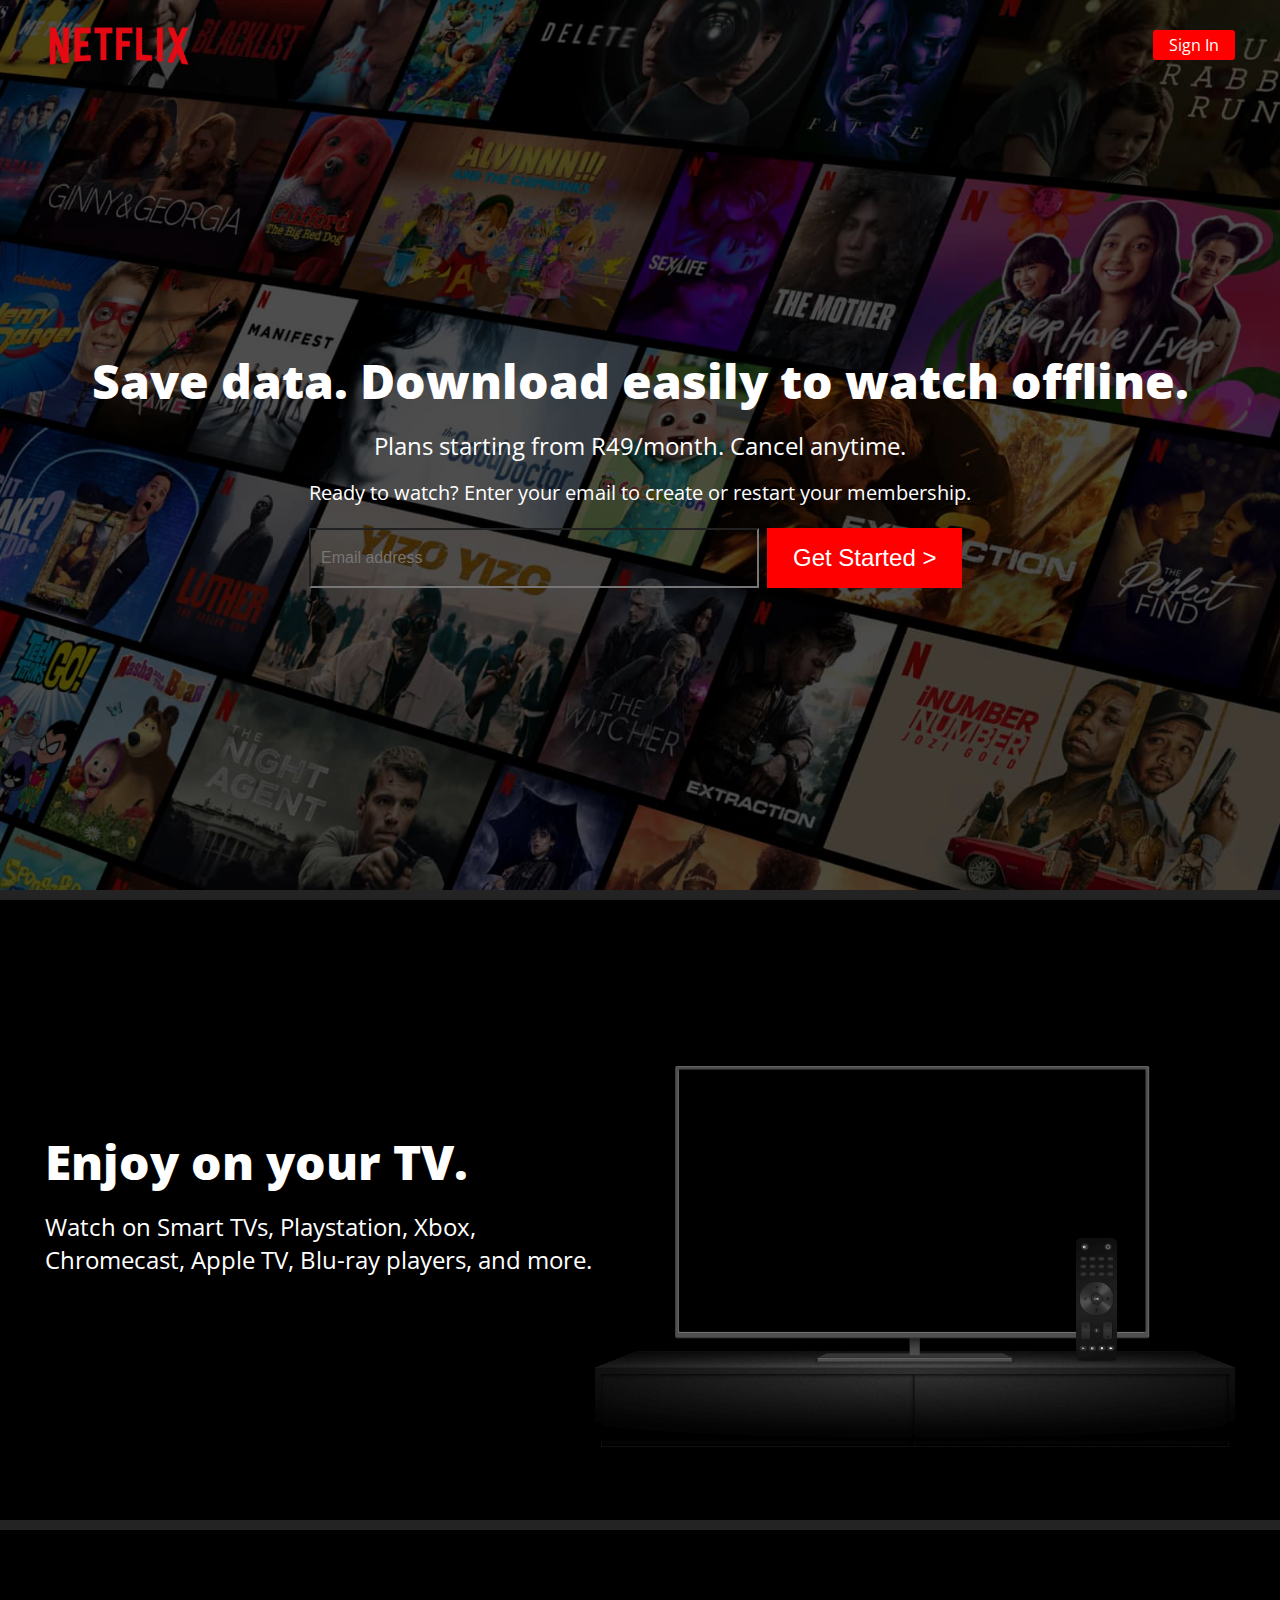
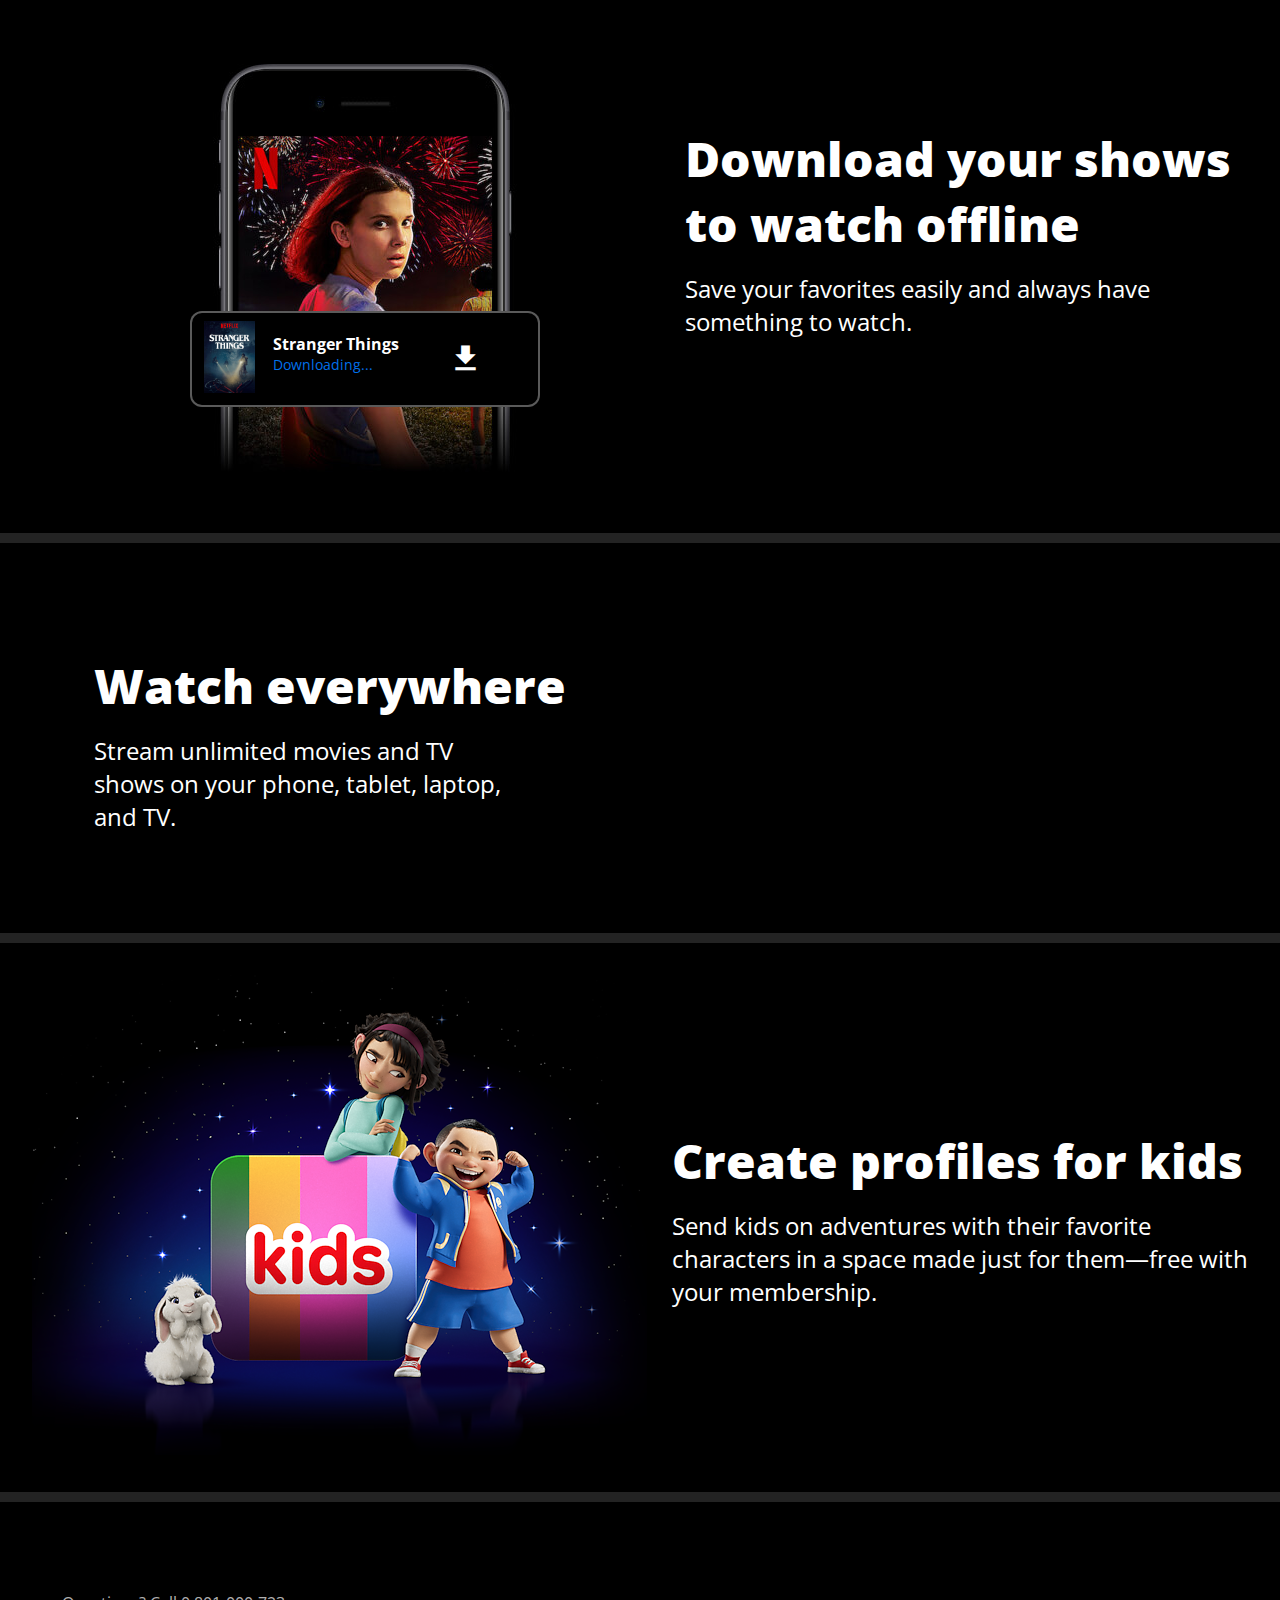
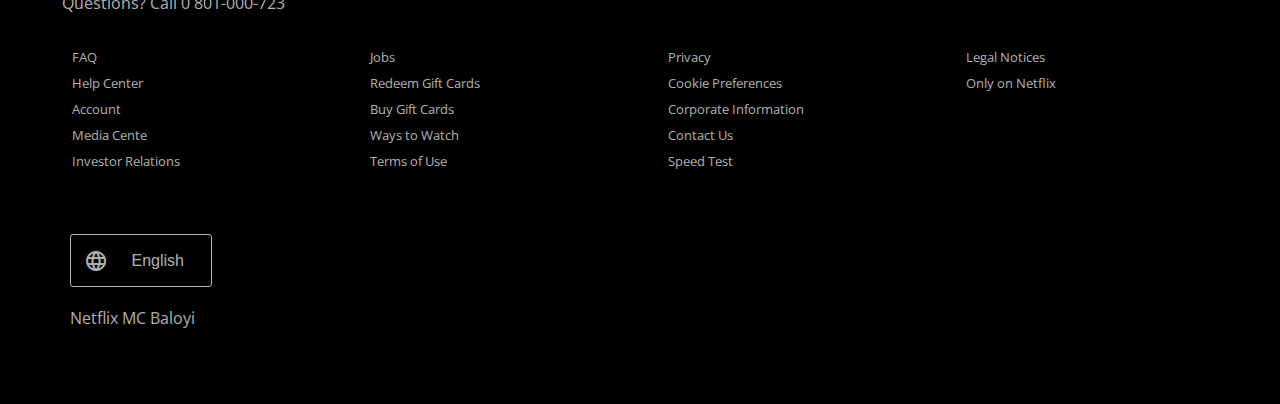
<file: index.html>
<!DOCTYPE html>
<html lang="en">
<head>
    <meta charset="UTF-8">
    <meta name="viewport" content="width=device-width, initial-scale=1.0">
    <title>Netflix South Africa - Watch TV, Wacth Shows Online, Watch Movies Online</title>

    <link href="https://fonts.googleapis.com/icon?family=Material+Icons" rel="stylesheet">
    <link rel="icon" href="assets/favico.png">
    <link rel="stylesheet" href="styles.css">
    <link rel="stylesheet" href="responsive.css">
</head>
<body>
    <header class="banner-wrap">
        <div class="overlay"></div>
        <nav class="navbar">
            <img src="assets/logo.png" alt="Netflix Cover Image">
            <a href="https://www.netflix.com/za/login" target="_blank">Sign In</a>
        </nav>
        <dev class="banner-container">
            <h1 class="card-title">Save data. Download easily to watch offline.</h1>
            <h2 class="card-subtitle">Plans starting from R49/month. Cancel anytime.</h2>
            <form>
                <h3 class="email-form">Ready to watch? Enter your email to create or restart your membership.</h3>
                <div class="get-started-form">
                    <input type="text" placeholder="Email address">
                    <button>Get Started ></button>
                </div>
            </form>
        </dev>        
    </header>
    
    <dev class="info-container">
        <dev class="info">
            <h1 class="card-title">Enjoy on your TV.</h1>
            <p class="card-subtitle">Watch on Smart TVs, Playstation, Xbox, Chromecast, Apple TV, Blu-ray players, and more.</p>
        </dev>

        <div class="tv-container">
            <img src="assets/tvimage.png">
            <!-- inline video -->
            <video data-uia="nmhp-card-animation-asset-video" autoplay="" playsinline="" muted="" loop="">
                <source src="https://assets.nflxext.com/ffe/siteui/acquisition/ourStory/fuji/desktop/video-tv-0819.m4v" type="video/mp4"></video>
        </div>
    </dev>
    <div class="sub-section">
        <div class="sub-info">
            <h2 class="sub-head">Download your shows to watch offline</h2>
            <p class="sub-p">Save your favorites easily and always have something to watch.</p>
        </div>
        <div class="image-file">
            <img class="main-image" src="assets/phoneimage.jpeg">
            <div class="box-info">
                <img src="assets/addon.png">
                <div class="box-text">
                    <h6>Stranger Things</h6>
                    <p>Downloading...</p>
                </div>
                <i class="material-icons">&#xe884;</i>
            </div>
        </div>
        
    </div>
    <div class="content-section">
        <h2 class="sec-head">Watch everywhere</h2>
        <p class="sec-p">Stream unlimited movies and TV shows on your phone, tablet, laptop, and TV.</p>
    </div>
    <div class="kids-account">
        <div class="content">
            <h2 class="content-heading">Create profiles for kids</h2>
            <p class="content-info">Send kids on adventures with their favorite characters in a space made just for them—free with your membership.</p>
        </div>
        <div class="image-content">
            <img src="assets/kids.png">
        </div>
    </div>

    <div class="footer">
        <div class="footer-items">

            <div class="footer-top">
                <a href="" class="questions-title">Questions? Call 0 801-000-723</a>
            </div>
            <ul class="footer-links">
                <li>FAQ</li>
                <li>Help Center</li>
                <li>Account</li>
                <li>Media Cente</li>
                <li>Investor Relations</li>
                <li>Jobs</li>
                <li>Redeem Gift Cards</li>
                <li>Buy Gift Cards</li>
                <li>Ways to Watch</li>
                <li>Terms of Use</li>
                <li>Privacy</li>
                <li>Cookie Preferences</li>
                <li>Corporate Information</li>
                <li>Contact Us</li>
                <li>Speed Test</li>
                <li>Legal Notices</li>
                <li>Only on Netflix</li>
            </ul>
        </div>
        <div class="language">
            <i class="material-icons">languages</i>
            <select name="languages" id="languages">
                <option value="English">English</option>
                <option value="Afrikaans">Afrikaans</option>
            </select>
        </div>
        <p class="footer-address">Netflix MC Baloyi</p>
    </div>
    
</body>
</html>
</file>
<file: styles.css>
@import url('https://fonts.googleapis.com/css2?family=Open+Sans:ital,wght@0,300;0,400;0,500;0,600;0,700;1,300;1,400;1,500;1,600;1,700&display=swap');

* {
    box-sizing: border-box;
    margin: 0px;
    font-size: 16px;
    text-decoration: none;
}
body {
    font-family:'Open Sans'; san-serif;
}

.banner-wrap {
    background-image:url(assets/banner.png);
    background-size: cover;
    background-position: center;
    height: 100vh;
    width: 100%;
    border-bottom: 10px solid rgb(35 35 35);
    position: relative;
    z-index: 1;
}

.overlay {
    height: 100%;
    width: 100%;
    background: black;
    position: absolute;
    opacity: 60%;
    top: 0;
    z-index: -1;
}

h1 {
    font-size: 3.2rem;
    color: white;    
}

.navbar {
    height: 20%;
    display: flex;
    align-items: center;
    justify-content: space-between;
    height: 45px;
    margin: 0 45px;
    padding-top: 45px;
}

.navbar > img {
    height: 45px;
}

.navbar > a {
    padding: 4px 16px 4px 16px;
    color: white;
    background: red;
    text-decoration: none;
    border-radius: 3px;
}

.banner-container {
    color: white;
    display: flex;
    flex-direction: column;
    align-items: center;
    justify-content: center;
    height: calc(100% - 45px);
    text-align: center;
}

.info-container {
    background: black;
    color: white;
    display: flex;
    padding: 70px 45px;
    height: 613;
    width: 794;
    border-bottom: 10px solid rgb(35 35 35);
}

.info {
    display: flex;
    flex-direction: column;
    justify-content: center;
}

.card-title {
    font-size: 3rem;
    font-weight: 900;
    margin: 0;
}

.card-subtitle {
    font-size: 1.5rem;
    font-weight: 400;
    margin: 1rem 0 1rem 0;
}

.get-started-form {
    height: 60px;
    display: flex;
}

.get-started-form input {
    height: 100%;
    width: 450px;
    padding-left: 10px;
    background: transparent;  
    color: white; 
}

.get-started-form button {
    background: red;
    color: white;
    height: 100%;
    font-size: 1.5rem;
    font-weight: 500;
    border: none;
    padding: 0 26px;
    margin-left: 0.5rem;
}

.email-form {
    font-size: 1.25rem;
    font-weight: 400;
    line-height: 1.875rem;
    padding-bottom: 20px;
}

.tv-container > img {
    z-index: 1;
}
.tv-container {
    position: relative;
    display: flex;
    justify-content: center;
    align-items: center;
}

.tv-container > video {
    position: absolute;
}

.sub-section {
    background: black;
    color:white;
    display: flex;
    flex-direction: row-reverse;
    padding: 70px 45px;
    height: 613px;
    width: 100%;
    border-bottom: 10px solid rgb(35 35 35);
}

.sub-info {
    display: flex;
    align-items: center;
    justify-content: center;
    flex-direction: column;
}
.sub-head {
    font-size: 3rem;
    font-weight: 900;
}

.sub-p {
    font-size: 1.5rem;
    font-weight: 400;
    margin-top: 16px;
}

.image-file {
    position: relative;
    display: flex;
    justify-content: center;
    align-items: center;
}

.box-info {
    background: rgb(0,0,0);
    width: 350px;
    height: 96px;
    box-shadow: rgb(0,0,0);
    border: 2px solid rgb(128 128 128 / 70%);
    padding: 0.5rem 0.75rem;
    position: absolute;
    bottom: 12%;
    border-radius: 0.75rem;
}
.box-info {
    display: flex;
    flex-direction: row;
}

.box-info > img {
    height: 4.5rem;
    padding-right: 18px;
}

.box-info > i {
    color: white;
    font-size: 35px;
    font-weight: 100;
    padding-top: 20px;
}

.box-text {
    font-size: 16px;
    font-weight: 500;
    display: block;
    text-align: left;
    padding-top: 12px;
    height: 20px;
    width: 174.672px;
}
.box-text > p {
    color: #0071eb; 
    font-size: 0.875rem;
    font-weight: 400;
    text-align: left;
}

.content-section {
    background: black;
    color: white;
    height: 400px;
    width: 100%;
    padding: 0 94px;
    border-bottom: 10px solid rgb(35 35 35);
    display: flex;
    flex-direction: column;
    align-items: flex-start;
    justify-content: center;
}

.sec-head {
    font-size: 3rem;
    font-weight: 900;
}

.sec-p {
    font-size: 1.5rem;
    font-weight: 400;
    margin-top: 16px;
    height: 90px;
    width: 421.656px;
}

.kids-account {
    background-color: black;
    color: white;
    display: flex;
    flex-direction: row-reverse;
    border-bottom: 10px solid rgb(35 35 35);
    padding: 32px;
    align-items: center;
    justify-content: center;
}

.content-heading {
    font-size: 3rem;
    font-weight: 900;
}

.content-info {
    font-size: 1.5rem;
    font-weight: 400;
    margin-top: 16px;A
}

.image-content {
    height: 100;
    width: 100%;
}

/* footer styles */
.footer {
    background: black;
}

.footer-items {
    margin: 0 32px;
    padding: 60px 0;
}

.footer-top {
    margin: 30px;
}

.footer ul li, .questions-title {
    color: rgb(255 255 255 / 70%)
}

.footer ul li {
    font-size: 13px;
    line-height: 2;
}
.footer ul li:hover {
    text-decoration: underline;
    cursor: pointer;
}

.footer-links {
    list-style-type: none;
    columns: 4;
}

.questions-title:hover {
    text-decoration: underline;
    cursor: pointer;
}

.language {
    height: 53px;
    width: 142px;
    color: rgb(255 255 255 / 70%);
    display: flex;
    align-items: center;
    justify-content: center;
    margin-left: 70px;
    border: 1px solid rgb(255 255 255 / 70%);
    padding: 6PX 36px;
    margin-top: 0px;
    border-radius: 3px;
}

.language select {
    margin-left: 0;
    border: none;
    appearance: none;
    background: black;
    color: rgb(255 255 255 / 70%);
}

.footer-address {
    color: rgb(255 255 255 / 70%);
    height: 18;
    width: 934;
    padding: 20px 0 75px 0;
    margin-left: 70px;
}
</file>
<file: responsive.css>
@media (max-width: 390px) {
    * {}
}
</file>
